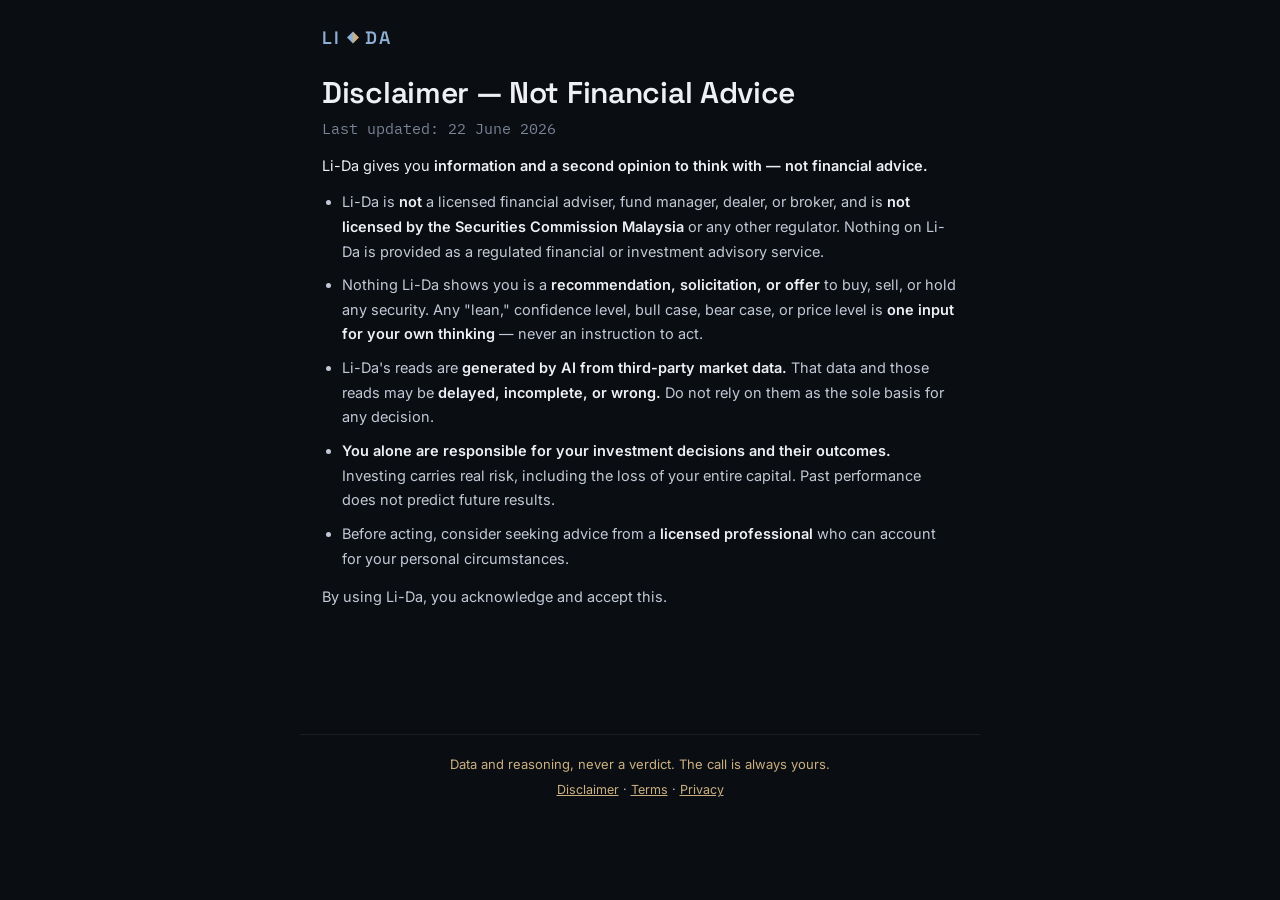
<file: disclaimer.html>
<!DOCTYPE html>
<html lang="en">
<head>
<meta charset="UTF-8" />
<meta name="viewport" content="width=device-width, initial-scale=1.0" />
<title>Li-Da · Disclaimer — Not Financial Advice</title>
<link rel="preconnect" href="https://fonts.googleapis.com" />
<link rel="preconnect" href="https://fonts.gstatic.com" crossorigin />
<link href="https://fonts.googleapis.com/css2?family=Space+Grotesk:wght@400;500;600;700&family=Inter:wght@400;500;600&family=IBM+Plex+Mono:wght@400;500;600&display=swap" rel="stylesheet" />
<link rel="stylesheet" href="/lida.css" />
<style>
  /* Legal page — colors come ONLY from lida.css tokens. Plain, readable, phone-first. */
  * { box-sizing: border-box; margin: 0; padding: 0; }
  body { background: var(--bg); color: var(--ink-dim); font-family: var(--font-body); min-height: 100vh; -webkit-font-smoothing: antialiased; }
  .legal { max-width: 680px; margin: 0 auto; padding: 26px 22px 64px; }
  .brand { display: inline-flex; align-items: center; gap: 5px; font-family: var(--font-display); font-weight: 600; font-size: 18px; letter-spacing: 2px; color: var(--ink); text-decoration: none; }
  .diamond { position: relative; width: 12px; height: 14px; display: inline-block; margin: 0 1px; }
  .diamond span { position: absolute; inset: 0; }
  .diamond .d-r { clip-path: polygon(50% 8%, 100% 50%, 50% 92%); background: var(--gold); }
  .diamond .d-l { clip-path: polygon(50% 8%, 0 50%, 50% 92%); background: var(--accent); }
  h1 { font-family: var(--font-display); font-weight: 600; font-size: 26px; line-height: 1.2; letter-spacing: -0.3px; color: var(--ink); margin: 26px 0 6px; }
  .updated { font-family: var(--font-mono); font-size: 12px; color: var(--muted); margin-bottom: 26px; }
  .lead { color: var(--ink); font-size: 15px; line-height: 1.7; margin: 0 0 14px; }
  .legal h2 { font-family: var(--font-display); font-weight: 600; font-size: 16px; color: var(--ink); margin: 26px 0 8px; }
  .legal p { font-size: 14.5px; line-height: 1.7; margin: 0 0 12px; }
  .legal ul { margin: 0 0 14px; padding-left: 20px; }
  .legal li { font-size: 14.5px; line-height: 1.7; margin-bottom: 9px; }
  .legal strong { color: var(--ink); font-weight: 600; }
  .legal a { color: var(--accent); }
  .legal-foot { margin-top: 44px; padding-top: 20px; border-top: 1px solid var(--line); font-family: var(--font-mono); font-size: 12px; color: var(--muted); }
  .legal-foot a { color: var(--muted); text-decoration: none; }
  .legal-foot a:hover { color: var(--accent); }
  @media (min-width: 600px) { h1 { font-size: 30px; } }
</style>
</head>
<body>
  <div class="legal">
    <a class="brand" href="/">LI<span class="diamond"><span class="d-r"></span><span class="d-l"></span></span>DA</a>

    <h1>Disclaimer — Not Financial Advice</h1>
    <p class="updated">Last updated: 22 June 2026</p>

    <p class="lead">Li-Da gives you <strong>information and a second opinion to think with — not financial advice.</strong></p>

    <ul>
      <li>Li-Da is <strong>not</strong> a licensed financial adviser, fund manager, dealer, or broker, and is <strong>not licensed by the Securities Commission Malaysia</strong> or any other regulator. Nothing on Li-Da is provided as a regulated financial or investment advisory service.</li>
      <li>Nothing Li-Da shows you is a <strong>recommendation, solicitation, or offer</strong> to buy, sell, or hold any security. Any "lean," confidence level, bull case, bear case, or price level is <strong>one input for your own thinking</strong> — never an instruction to act.</li>
      <li>Li-Da's reads are <strong>generated by AI from third-party market data.</strong> That data and those reads may be <strong>delayed, incomplete, or wrong.</strong> Do not rely on them as the sole basis for any decision.</li>
      <li><strong>You alone are responsible for your investment decisions and their outcomes.</strong> Investing carries real risk, including the loss of your entire capital. Past performance does not predict future results.</li>
      <li>Before acting, consider seeking advice from a <strong>licensed professional</strong> who can account for your personal circumstances.</li>
    </ul>

    <p>By using Li-Da, you acknowledge and accept this.</p>
  </div>
  <script src="/footer.js" defer></script>
</body>
</html>
</file>
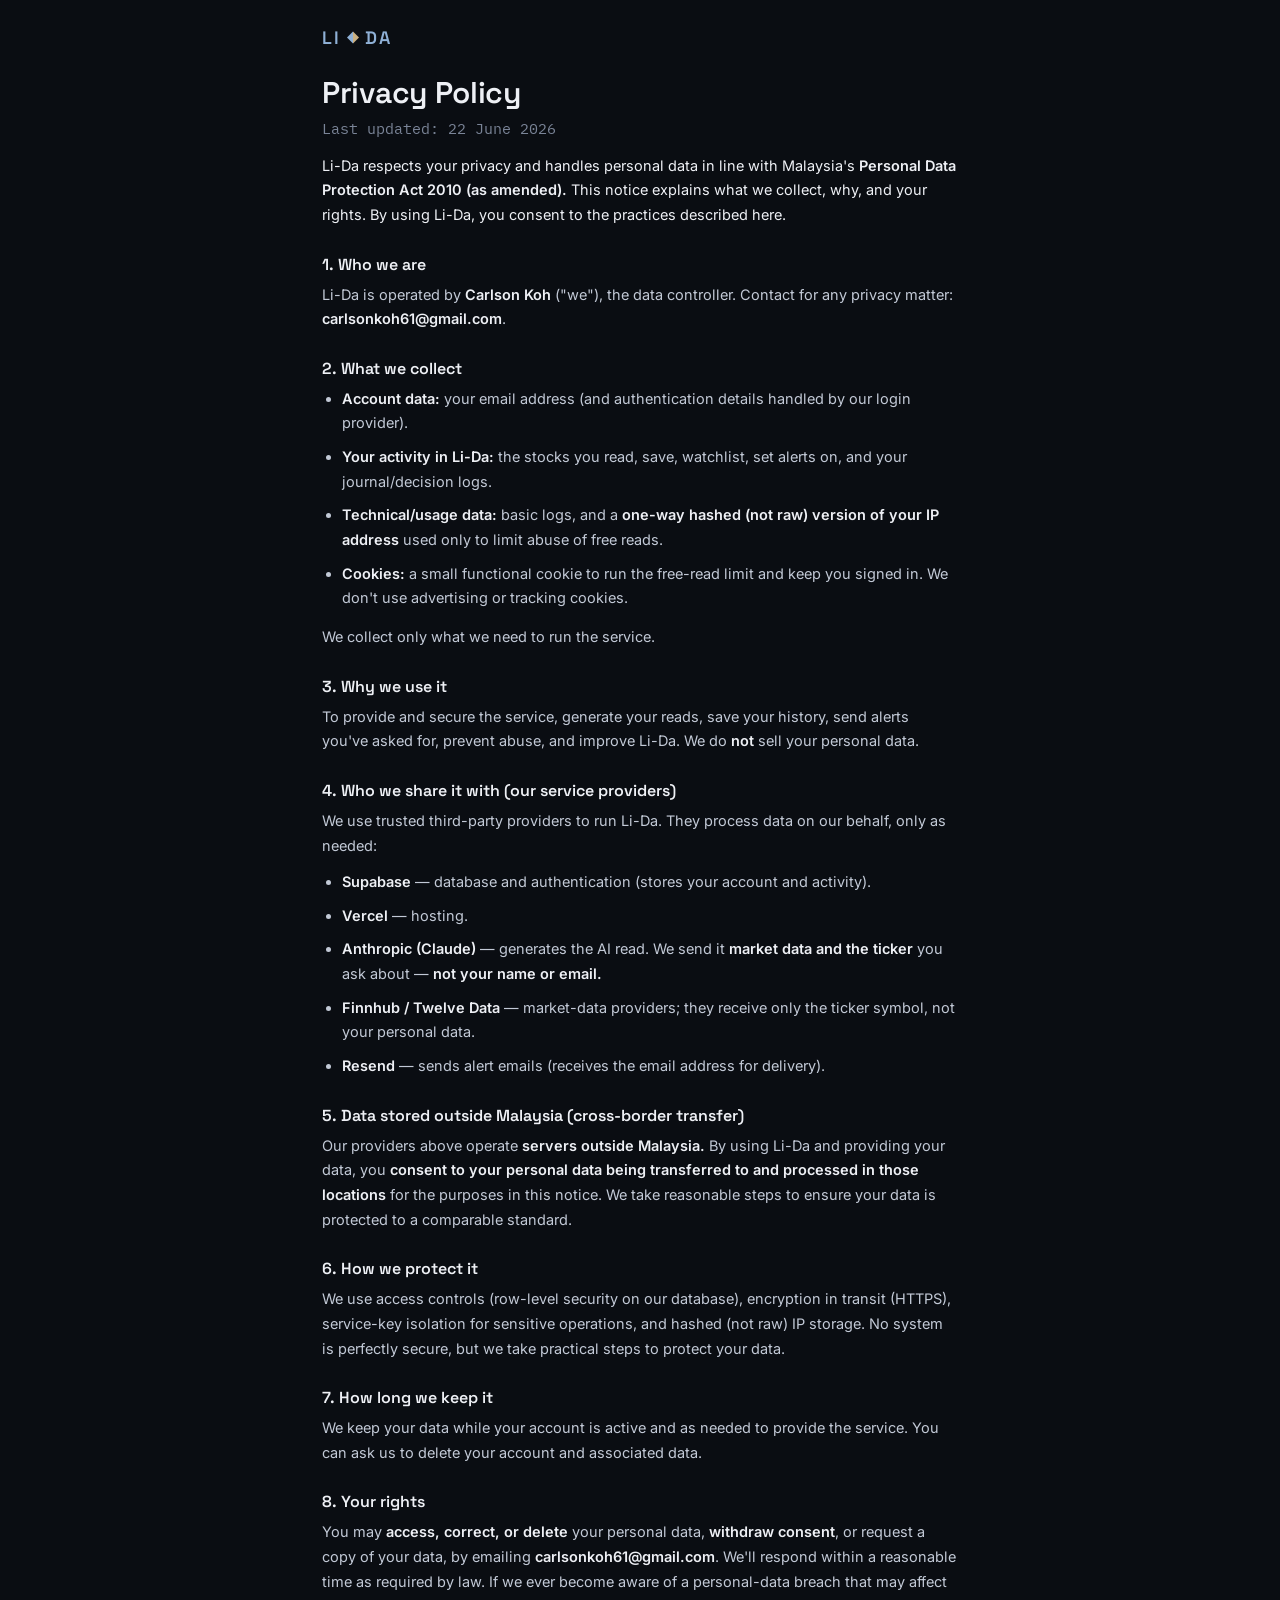
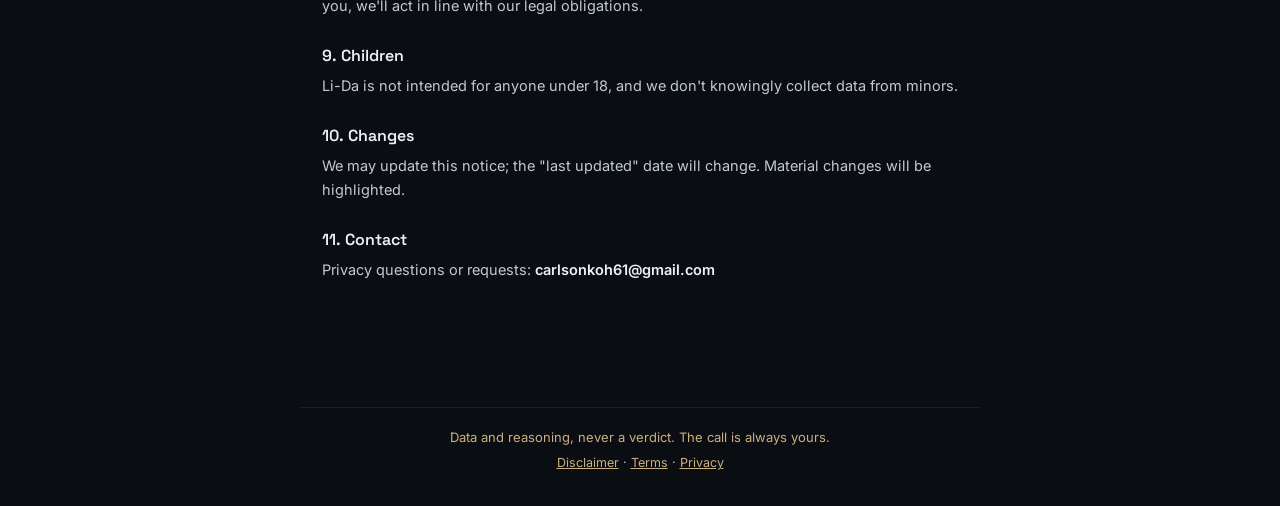
<file: privacy.html>
<!DOCTYPE html>
<html lang="en">
<head>
<meta charset="UTF-8" />
<meta name="viewport" content="width=device-width, initial-scale=1.0" />
<title>Li-Da · Privacy Policy</title>
<link rel="preconnect" href="https://fonts.googleapis.com" />
<link rel="preconnect" href="https://fonts.gstatic.com" crossorigin />
<link href="https://fonts.googleapis.com/css2?family=Space+Grotesk:wght@400;500;600;700&family=Inter:wght@400;500;600&family=IBM+Plex+Mono:wght@400;500;600&display=swap" rel="stylesheet" />
<link rel="stylesheet" href="/lida.css" />
<style>
  /* Legal page — colors come ONLY from lida.css tokens. Plain, readable, phone-first. */
  * { box-sizing: border-box; margin: 0; padding: 0; }
  body { background: var(--bg); color: var(--ink-dim); font-family: var(--font-body); min-height: 100vh; -webkit-font-smoothing: antialiased; }
  .legal { max-width: 680px; margin: 0 auto; padding: 26px 22px 64px; }
  .brand { display: inline-flex; align-items: center; gap: 5px; font-family: var(--font-display); font-weight: 600; font-size: 18px; letter-spacing: 2px; color: var(--ink); text-decoration: none; }
  .diamond { position: relative; width: 12px; height: 14px; display: inline-block; margin: 0 1px; }
  .diamond span { position: absolute; inset: 0; }
  .diamond .d-r { clip-path: polygon(50% 8%, 100% 50%, 50% 92%); background: var(--gold); }
  .diamond .d-l { clip-path: polygon(50% 8%, 0 50%, 50% 92%); background: var(--accent); }
  h1 { font-family: var(--font-display); font-weight: 600; font-size: 26px; line-height: 1.2; letter-spacing: -0.3px; color: var(--ink); margin: 26px 0 6px; }
  .updated { font-family: var(--font-mono); font-size: 12px; color: var(--muted); margin-bottom: 26px; }
  .lead { color: var(--ink); font-size: 15px; line-height: 1.7; margin: 0 0 14px; }
  .legal h2 { font-family: var(--font-display); font-weight: 600; font-size: 16px; color: var(--ink); margin: 26px 0 8px; }
  .legal p { font-size: 14.5px; line-height: 1.7; margin: 0 0 12px; }
  .legal ul { margin: 0 0 14px; padding-left: 20px; }
  .legal li { font-size: 14.5px; line-height: 1.7; margin-bottom: 9px; }
  .legal strong { color: var(--ink); font-weight: 600; }
  .legal a { color: var(--accent); }
  .legal-foot { margin-top: 44px; padding-top: 20px; border-top: 1px solid var(--line); font-family: var(--font-mono); font-size: 12px; color: var(--muted); }
  .legal-foot a { color: var(--muted); text-decoration: none; }
  .legal-foot a:hover { color: var(--accent); }
  @media (min-width: 600px) { h1 { font-size: 30px; } }
</style>
</head>
<body>
  <div class="legal">
    <a class="brand" href="/">LI<span class="diamond"><span class="d-r"></span><span class="d-l"></span></span>DA</a>

    <h1>Privacy Policy</h1>
    <p class="updated">Last updated: 22 June 2026</p>

    <p class="lead">Li-Da respects your privacy and handles personal data in line with Malaysia's <strong>Personal Data Protection Act 2010 (as amended).</strong> This notice explains what we collect, why, and your rights. By using Li-Da, you consent to the practices described here.</p>

    <h2>1. Who we are</h2>
    <p>Li-Da is operated by <strong>Carlson Koh</strong> ("we"), the data controller. Contact for any privacy matter: <strong>carlsonkoh61@gmail.com</strong>.</p>

    <h2>2. What we collect</h2>
    <ul>
      <li><strong>Account data:</strong> your email address (and authentication details handled by our login provider).</li>
      <li><strong>Your activity in Li-Da:</strong> the stocks you read, save, watchlist, set alerts on, and your journal/decision logs.</li>
      <li><strong>Technical/usage data:</strong> basic logs, and a <strong>one-way hashed (not raw) version of your IP address</strong> used only to limit abuse of free reads.</li>
      <li><strong>Cookies:</strong> a small functional cookie to run the free-read limit and keep you signed in. We don't use advertising or tracking cookies.</li>
    </ul>
    <p>We collect only what we need to run the service.</p>

    <h2>3. Why we use it</h2>
    <p>To provide and secure the service, generate your reads, save your history, send alerts you've asked for, prevent abuse, and improve Li-Da. We do <strong>not</strong> sell your personal data.</p>

    <h2>4. Who we share it with (our service providers)</h2>
    <p>We use trusted third-party providers to run Li-Da. They process data on our behalf, only as needed:</p>
    <ul>
      <li><strong>Supabase</strong> — database and authentication (stores your account and activity).</li>
      <li><strong>Vercel</strong> — hosting.</li>
      <li><strong>Anthropic (Claude)</strong> — generates the AI read. We send it <strong>market data and the ticker</strong> you ask about — <strong>not your name or email.</strong></li>
      <li><strong>Finnhub / Twelve Data</strong> — market-data providers; they receive only the ticker symbol, not your personal data.</li>
      <li><strong>Resend</strong> — sends alert emails (receives the email address for delivery).</li>
    </ul>

    <h2>5. Data stored outside Malaysia (cross-border transfer)</h2>
    <p>Our providers above operate <strong>servers outside Malaysia.</strong> By using Li-Da and providing your data, you <strong>consent to your personal data being transferred to and processed in those locations</strong> for the purposes in this notice. We take reasonable steps to ensure your data is protected to a comparable standard.</p>

    <h2>6. How we protect it</h2>
    <p>We use access controls (row-level security on our database), encryption in transit (HTTPS), service-key isolation for sensitive operations, and hashed (not raw) IP storage. No system is perfectly secure, but we take practical steps to protect your data.</p>

    <h2>7. How long we keep it</h2>
    <p>We keep your data while your account is active and as needed to provide the service. You can ask us to delete your account and associated data.</p>

    <h2>8. Your rights</h2>
    <p>You may <strong>access, correct, or delete</strong> your personal data, <strong>withdraw consent</strong>, or request a copy of your data, by emailing <strong>carlsonkoh61@gmail.com</strong>. We'll respond within a reasonable time as required by law. If we ever become aware of a personal-data breach that may affect you, we'll act in line with our legal obligations.</p>

    <h2>9. Children</h2>
    <p>Li-Da is not intended for anyone under 18, and we don't knowingly collect data from minors.</p>

    <h2>10. Changes</h2>
    <p>We may update this notice; the "last updated" date will change. Material changes will be highlighted.</p>

    <h2>11. Contact</h2>
    <p>Privacy questions or requests: <strong>carlsonkoh61@gmail.com</strong></p>
  </div>
  <script src="/footer.js" defer></script>
</body>
</html>
</file>
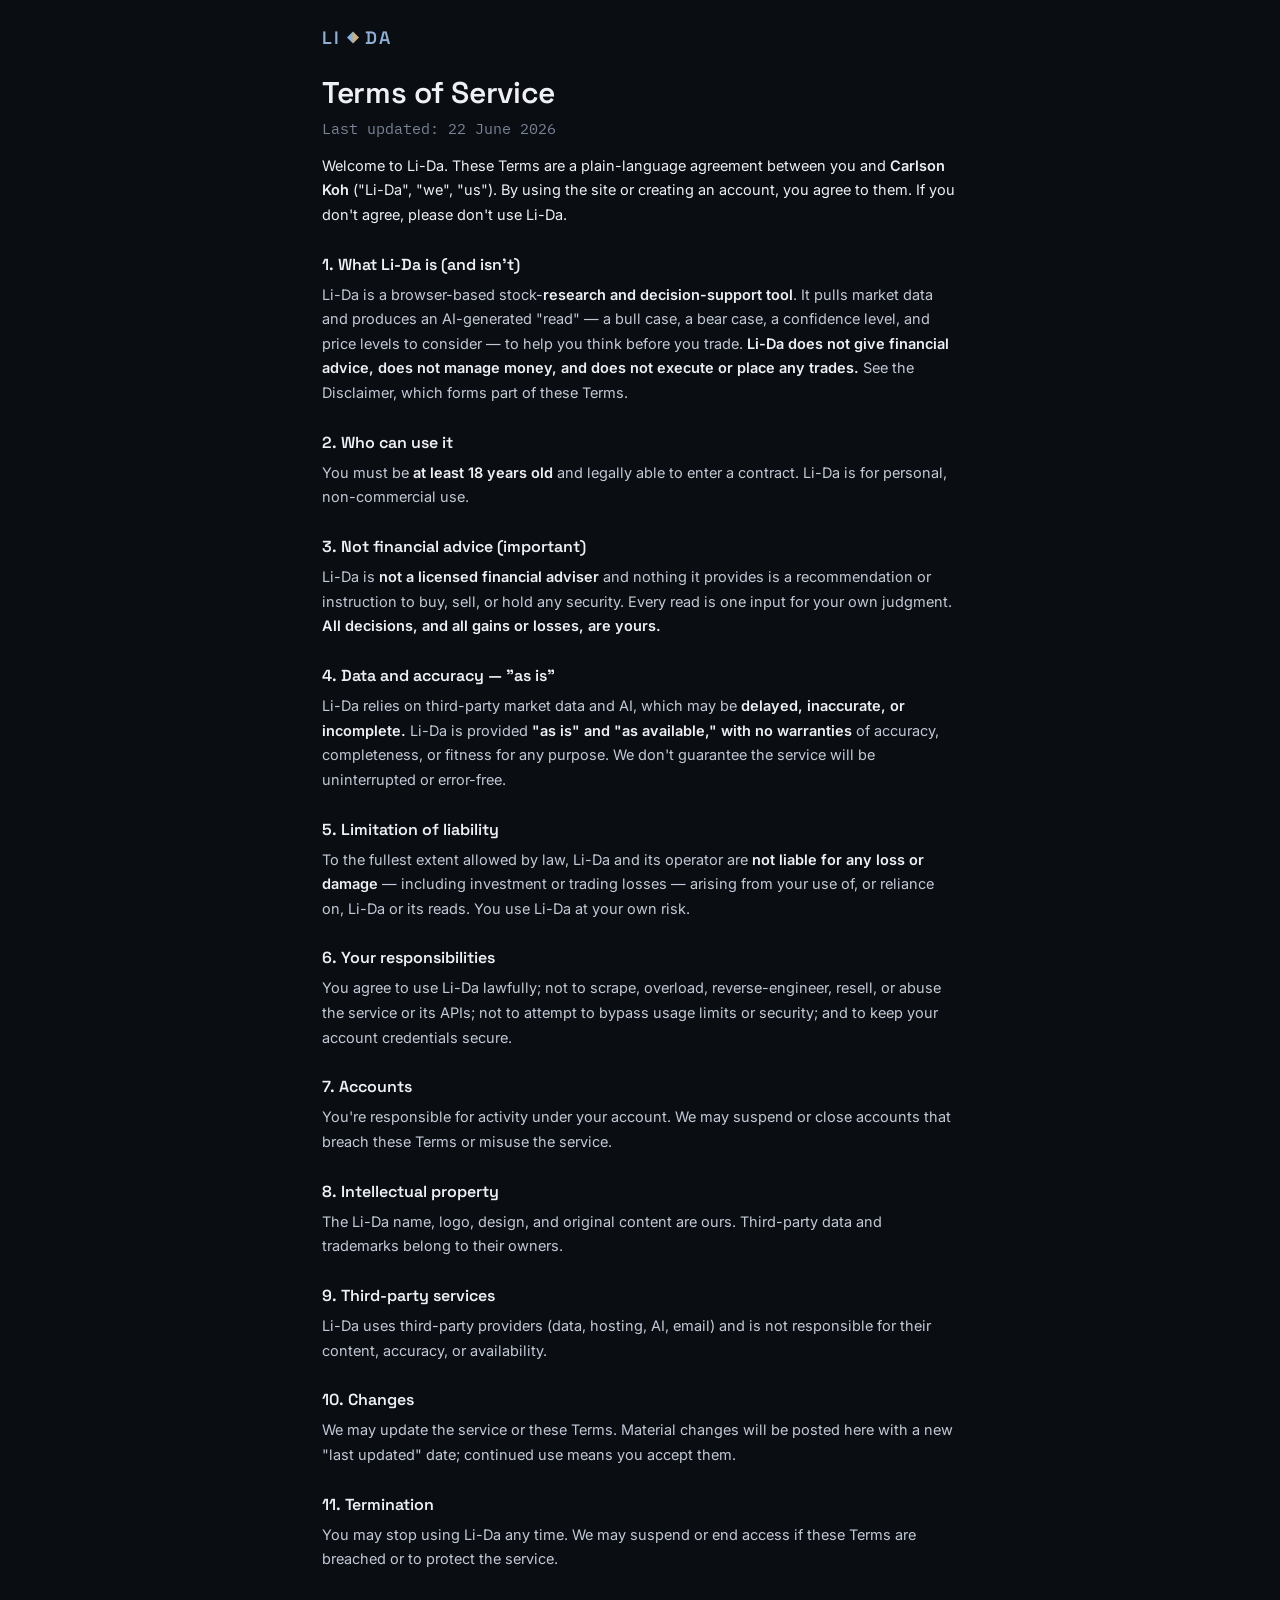
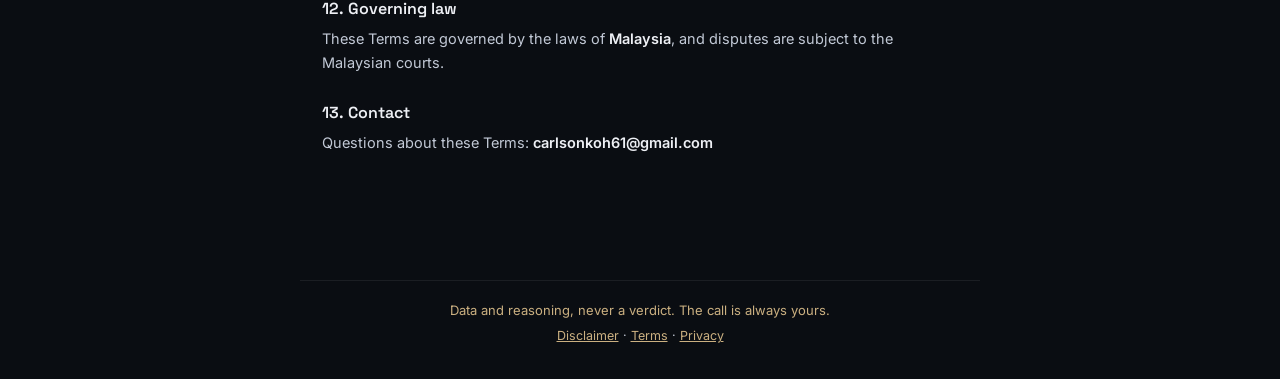
<file: terms.html>
<!DOCTYPE html>
<html lang="en">
<head>
<meta charset="UTF-8" />
<meta name="viewport" content="width=device-width, initial-scale=1.0" />
<title>Li-Da · Terms of Service</title>
<link rel="preconnect" href="https://fonts.googleapis.com" />
<link rel="preconnect" href="https://fonts.gstatic.com" crossorigin />
<link href="https://fonts.googleapis.com/css2?family=Space+Grotesk:wght@400;500;600;700&family=Inter:wght@400;500;600&family=IBM+Plex+Mono:wght@400;500;600&display=swap" rel="stylesheet" />
<link rel="stylesheet" href="/lida.css" />
<style>
  /* Legal page — colors come ONLY from lida.css tokens. Plain, readable, phone-first. */
  * { box-sizing: border-box; margin: 0; padding: 0; }
  body { background: var(--bg); color: var(--ink-dim); font-family: var(--font-body); min-height: 100vh; -webkit-font-smoothing: antialiased; }
  .legal { max-width: 680px; margin: 0 auto; padding: 26px 22px 64px; }
  .brand { display: inline-flex; align-items: center; gap: 5px; font-family: var(--font-display); font-weight: 600; font-size: 18px; letter-spacing: 2px; color: var(--ink); text-decoration: none; }
  .diamond { position: relative; width: 12px; height: 14px; display: inline-block; margin: 0 1px; }
  .diamond span { position: absolute; inset: 0; }
  .diamond .d-r { clip-path: polygon(50% 8%, 100% 50%, 50% 92%); background: var(--gold); }
  .diamond .d-l { clip-path: polygon(50% 8%, 0 50%, 50% 92%); background: var(--accent); }
  h1 { font-family: var(--font-display); font-weight: 600; font-size: 26px; line-height: 1.2; letter-spacing: -0.3px; color: var(--ink); margin: 26px 0 6px; }
  .updated { font-family: var(--font-mono); font-size: 12px; color: var(--muted); margin-bottom: 26px; }
  .lead { color: var(--ink); font-size: 15px; line-height: 1.7; margin: 0 0 14px; }
  .legal h2 { font-family: var(--font-display); font-weight: 600; font-size: 16px; color: var(--ink); margin: 26px 0 8px; }
  .legal p { font-size: 14.5px; line-height: 1.7; margin: 0 0 12px; }
  .legal ul { margin: 0 0 14px; padding-left: 20px; }
  .legal li { font-size: 14.5px; line-height: 1.7; margin-bottom: 9px; }
  .legal strong { color: var(--ink); font-weight: 600; }
  .legal a { color: var(--accent); }
  .legal-foot { margin-top: 44px; padding-top: 20px; border-top: 1px solid var(--line); font-family: var(--font-mono); font-size: 12px; color: var(--muted); }
  .legal-foot a { color: var(--muted); text-decoration: none; }
  .legal-foot a:hover { color: var(--accent); }
  @media (min-width: 600px) { h1 { font-size: 30px; } }
</style>
</head>
<body>
  <div class="legal">
    <a class="brand" href="/">LI<span class="diamond"><span class="d-r"></span><span class="d-l"></span></span>DA</a>

    <h1>Terms of Service</h1>
    <p class="updated">Last updated: 22 June 2026</p>

    <p class="lead">Welcome to Li-Da. These Terms are a plain-language agreement between you and <strong>Carlson Koh</strong> ("Li-Da", "we", "us"). By using the site or creating an account, you agree to them. If you don't agree, please don't use Li-Da.</p>

    <h2>1. What Li-Da is (and isn't)</h2>
    <p>Li-Da is a browser-based stock-<strong>research and decision-support tool</strong>. It pulls market data and produces an AI-generated "read" — a bull case, a bear case, a confidence level, and price levels to consider — to help you think before you trade. <strong>Li-Da does not give financial advice, does not manage money, and does not execute or place any trades.</strong> See the Disclaimer, which forms part of these Terms.</p>

    <h2>2. Who can use it</h2>
    <p>You must be <strong>at least 18 years old</strong> and legally able to enter a contract. Li-Da is for personal, non-commercial use.</p>

    <h2>3. Not financial advice (important)</h2>
    <p>Li-Da is <strong>not a licensed financial adviser</strong> and nothing it provides is a recommendation or instruction to buy, sell, or hold any security. Every read is one input for your own judgment. <strong>All decisions, and all gains or losses, are yours.</strong></p>

    <h2>4. Data and accuracy — "as is"</h2>
    <p>Li-Da relies on third-party market data and AI, which may be <strong>delayed, inaccurate, or incomplete.</strong> Li-Da is provided <strong>"as is" and "as available," with no warranties</strong> of accuracy, completeness, or fitness for any purpose. We don't guarantee the service will be uninterrupted or error-free.</p>

    <h2>5. Limitation of liability</h2>
    <p>To the fullest extent allowed by law, Li-Da and its operator are <strong>not liable for any loss or damage</strong> — including investment or trading losses — arising from your use of, or reliance on, Li-Da or its reads. You use Li-Da at your own risk.</p>

    <h2>6. Your responsibilities</h2>
    <p>You agree to use Li-Da lawfully; not to scrape, overload, reverse-engineer, resell, or abuse the service or its APIs; not to attempt to bypass usage limits or security; and to keep your account credentials secure.</p>

    <h2>7. Accounts</h2>
    <p>You're responsible for activity under your account. We may suspend or close accounts that breach these Terms or misuse the service.</p>

    <h2>8. Intellectual property</h2>
    <p>The Li-Da name, logo, design, and original content are ours. Third-party data and trademarks belong to their owners.</p>

    <h2>9. Third-party services</h2>
    <p>Li-Da uses third-party providers (data, hosting, AI, email) and is not responsible for their content, accuracy, or availability.</p>

    <h2>10. Changes</h2>
    <p>We may update the service or these Terms. Material changes will be posted here with a new "last updated" date; continued use means you accept them.</p>

    <h2>11. Termination</h2>
    <p>You may stop using Li-Da any time. We may suspend or end access if these Terms are breached or to protect the service.</p>

    <h2>12. Governing law</h2>
    <p>These Terms are governed by the laws of <strong>Malaysia</strong>, and disputes are subject to the Malaysian courts.</p>

    <h2>13. Contact</h2>
    <p>Questions about these Terms: <strong>carlsonkoh61@gmail.com</strong></p>
  </div>
  <script src="/footer.js" defer></script>
</body>
</html>
</file>
<file: lida.css>
/*
  lida.css — Li-Da's shared design system.
  ONE source of truth for the whole app's look. Every page links this file.

  Direction: "Serious Premium" — atmospheric slate, a restrained steel-blue accent,
  muted (never neon) market green/red, and a whisper of brass for confidence.
  Depth and composition over decoration. Trustworthy, not hype.
*/
:root {
  /* ---- canonical tokens ---- */
  --bg:          #0A0D12;
  --bg-2:        #070A0E;
  --surface:     #141A24;
  --surface-2:   #0E131B;
  --line:        rgba(255,255,255,0.07);
  --line-strong: rgba(255,255,255,0.12);
  --ink:         #EEF0F5;
  --ink-dim:     #C2C9D6;
  --muted:       #7A8497;
  --accent:      #8FB0D6;
  --accent-dim:  #B3C8E2;
  --accent-deep: #5E7FA8;
  --up:          #5FB58C;
  --down:        #D9706B;
  --warn:        #CBB081;
  --gold:        #CBB081;

  --font-display: "Space Grotesk", system-ui, sans-serif;
  --font-body:    "Inter", system-ui, sans-serif;
  --font-mono:    "IBM Plex Mono", ui-monospace, monospace;

  --r-sm: 8px;
  --r-md: 14px;
  --r-lg: 18px;

  /* aliases: keep existing page styles working, re-themed */
  --panel:       var(--surface);
  --panel2:      var(--surface-2);
  --paper:       var(--ink);
  --violet:      var(--accent);
  --violet-2:    var(--accent-dim);
  --violet-soft: var(--accent-dim);
  --brand:       var(--accent);
  --amber:       var(--warn);
}

html { -webkit-font-smoothing: antialiased; -moz-osx-font-smoothing: grayscale; }

::selection { background: var(--accent); color: var(--bg); }

* { scrollbar-color: var(--line-strong) transparent; }
::-webkit-scrollbar { width: 10px; height: 10px; }
::-webkit-scrollbar-thumb { background: var(--line-strong); border-radius: 999px; }
::-webkit-scrollbar-track { background: transparent; }

/* ---- tap-to-explain glossary (see glossary.js) ----
   Shared across pages: an accent-tinted dotted-underline term that reveals a calm
   tooltip on tap/click. Token-based only — no hardcoded colors. Deliberately
   minimal for now; this is the ONE component to restyle in the later theme pass. */
.gloss-term {
  border-bottom: 1px dotted var(--accent); /* accent tint = "this word is interactive" */
  cursor: help;
  -webkit-tap-highlight-color: transparent;
}
.gloss-term:hover { border-bottom-color: var(--accent-dim); }
.gloss-term:focus-visible { outline: 2px solid var(--accent); outline-offset: 2px; border-radius: 2px; }
.gloss-tip {
  position: absolute;
  z-index: 60;
  max-width: 260px;
  padding: 10px 12px;
  background: var(--surface);
  border: 1px solid var(--line);
  border-radius: var(--r-sm);
  box-shadow: 0 14px 36px -14px rgba(0,0,0,0.7);
  color: var(--ink);
  font-family: var(--font-body);
  font-size: 13px;
  line-height: 1.5;
  letter-spacing: normal;
  text-transform: none;
  opacity: 0;
  transform: translateY(-4px);
  pointer-events: none;
  transition: opacity 0.14s ease, transform 0.14s ease;
}
.gloss-tip.show { opacity: 1; transform: none; }

/* one-time "tap any underlined term" hint (shown once per user, see glossary.js) */
.gloss-hint {
  position: fixed;
  left: 50%;
  bottom: 18px;
  transform: translate(-50%, 12px);
  z-index: 70;
  display: flex;
  align-items: center;
  gap: 14px;
  max-width: calc(100vw - 32px);
  padding: 11px 14px;
  background: var(--surface);
  border: 1px solid var(--line);
  border-radius: var(--r-md);
  box-shadow: 0 18px 44px -16px rgba(0,0,0,0.7);
  color: var(--ink-dim);
  font-family: var(--font-body);
  font-size: 13px;
  line-height: 1.4;
  opacity: 0;
  pointer-events: none;
  transition: opacity 0.18s ease, transform 0.18s ease;
}
.gloss-hint.show { opacity: 1; transform: translate(-50%, 0); pointer-events: auto; }
.gloss-hint-eg { border-bottom: 1px dotted var(--accent); color: var(--ink); }
.gloss-hint-x {
  flex: none;
  padding: 5px 12px;
  border-radius: var(--r-sm);
  border: 1px solid var(--line);
  background: transparent;
  color: var(--ink);
  font-family: var(--font-body);
  font-size: 12px;
  cursor: pointer;
}
.gloss-hint-x:hover { border-color: var(--accent); }

/* ---- Li·Da logo mark — "The Point" ----
   The dot in the wordmark, as a small diamond split two ways: steel-blue (the
   bull case, left) and brass-gold (the bear case, right). Same construct as the
   home page; em-sized so it scales crisply from the small nav to large headings.
   Usage:  LI<span class="lida-dot"><span class="d-r"></span><span class="d-l"></span></span>DA */
.lida-dot { position: relative; display: inline-block; width: 0.64em; height: 0.76em; margin: 0 0.08em; vertical-align: middle; }
.lida-dot span { position: absolute; inset: 0; }
.lida-dot .d-r { clip-path: polygon(50% 8%, 100% 50%, 50% 92%); background: var(--gold); }
.lida-dot .d-l { clip-path: polygon(50% 8%, 0 50%, 50% 92%); background: var(--accent); }

/* ---- shared read-loading state (loader.js) ----
   Calm, premium wait shown while a read generates. The diamond dot pulses
   gently (a quiet heartbeat as it weighs both sides); LI and DA stay steady.
   No spinner, no glow, no flashing. Tokens only. */
.lida-loader { display: flex; flex-direction: column; align-items: center; text-align: center; gap: 14px; padding: 34px 18px; }
.lida-loader-mark { font-family: var(--font-display); font-weight: 600; font-size: 30px; letter-spacing: 2px; color: var(--ink); }
.lida-loader-mark .lida-dot { animation: lida-dot-pulse 2.4s ease-in-out infinite; }
.lida-loader-fact { display: flex; align-items: center; justify-content: center; min-height: 4.6em; font-family: var(--font-body); font-size: 14px; line-height: 1.55; color: var(--ink-dim); max-width: 360px; transition: opacity 0.32s ease; }
.lida-loader-fact.is-fading { opacity: 0; }
.lida-loader-status { font-family: var(--font-mono); font-size: 11.5px; letter-spacing: 0.04em; color: var(--muted); }
@keyframes lida-dot-pulse { 0%, 100% { opacity: 0.4; } 50% { opacity: 1; } }
@media (prefers-reduced-motion: reduce) {
  .lida-loader-mark .lida-dot { animation: none; }
  .lida-loader-fact { transition: none; }
}

/* full-screen loading overlay ("loading wall", loader.js) — a soft dimmed wall
   above ALL content (incl. the nav) while a read generates; fades out to reveal
   the finished read. Sits over the page instead of inside it, so there's no
   layout reflow. Tokens only. */
.lida-overlay {
  position: fixed; inset: 0; z-index: 10000;            /* above the nav (9999) */
  display: flex; align-items: center; justify-content: center; padding: 24px;
  -webkit-backdrop-filter: blur(8px); backdrop-filter: blur(8px);
  opacity: 0; transition: opacity 0.3s ease;
  overscroll-behavior: contain; touch-action: none;     /* no scroll-chaining to the page */
}
.lida-overlay::before { content: ""; position: absolute; inset: 0; background: var(--bg); opacity: 0.86; } /* the soft dim */
.lida-overlay > .lida-loader { position: relative; }    /* above the ::before dim */
.lida-overlay.is-visible { opacity: 1; }
.lida-noscroll { overflow: hidden !important; }          /* lock page scroll while the wall is up */
@media (prefers-reduced-motion: reduce) { .lida-overlay { transition: none; } }
</file>
